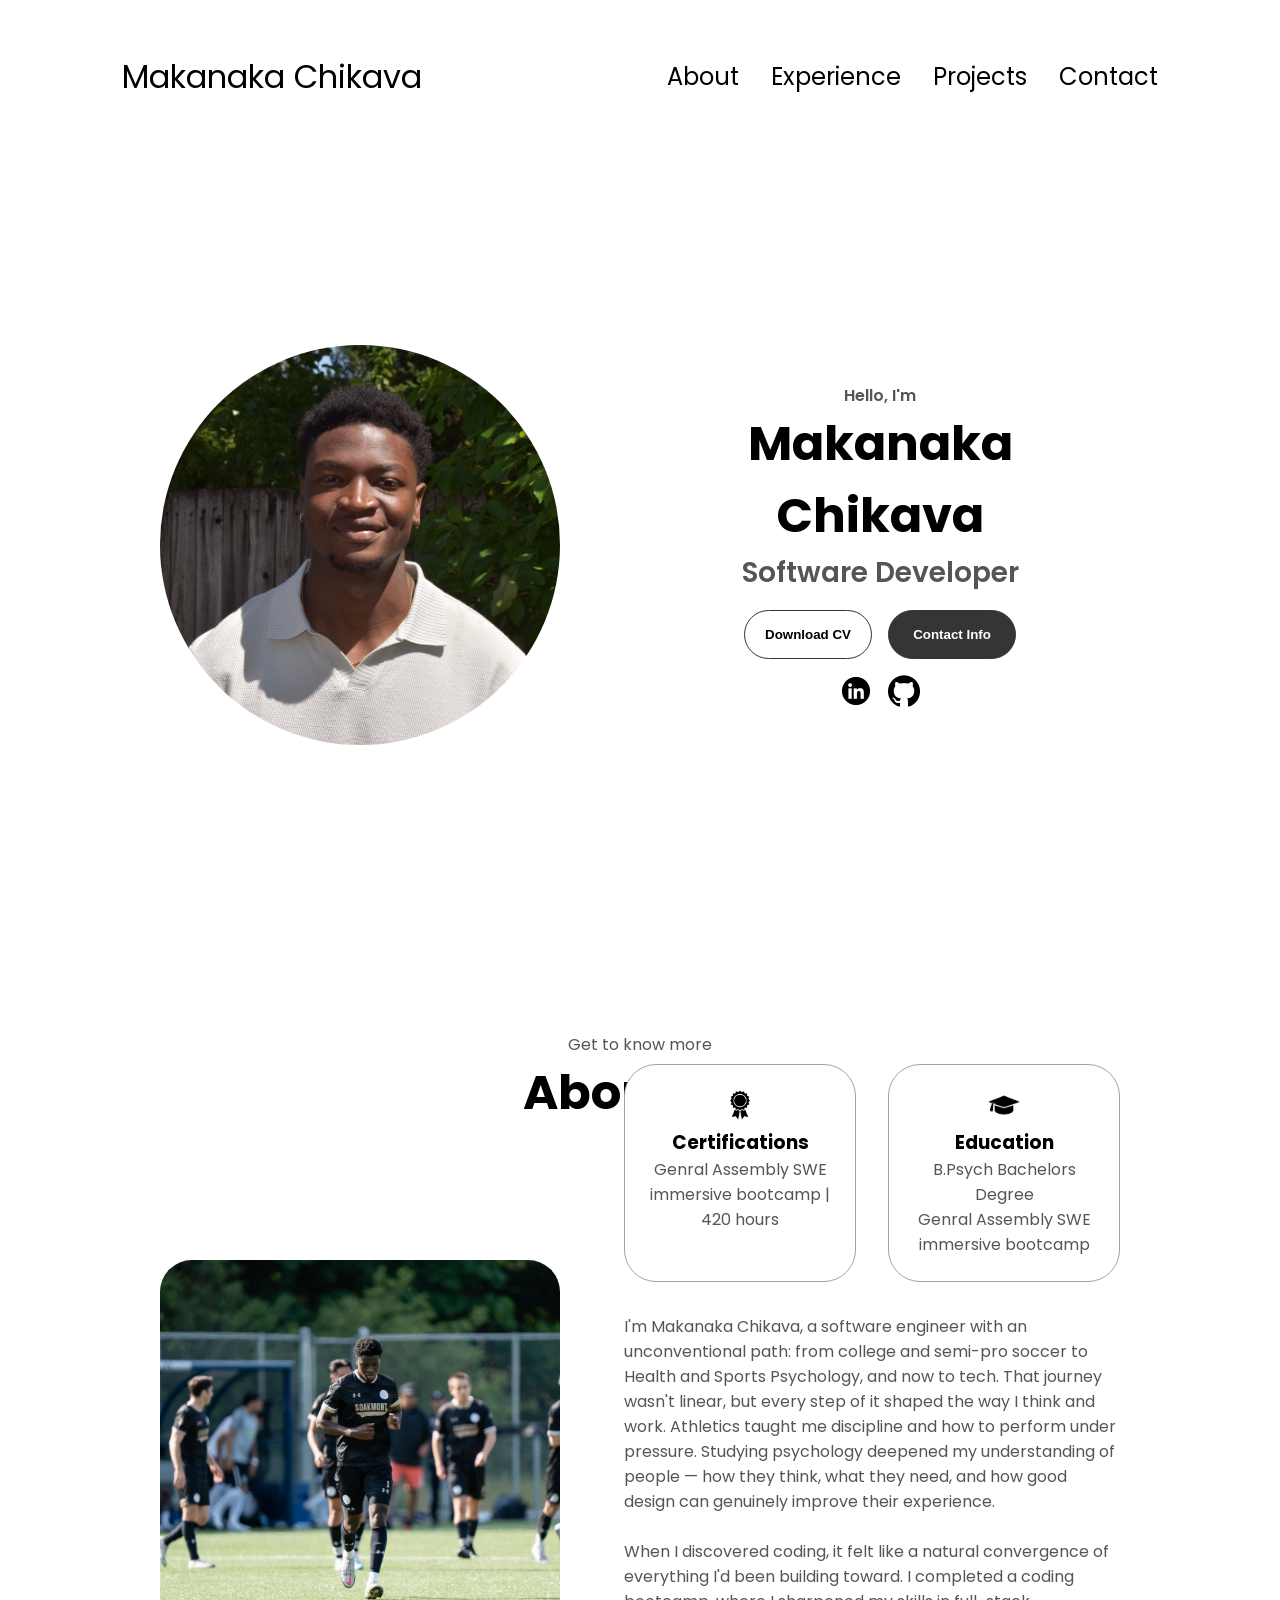
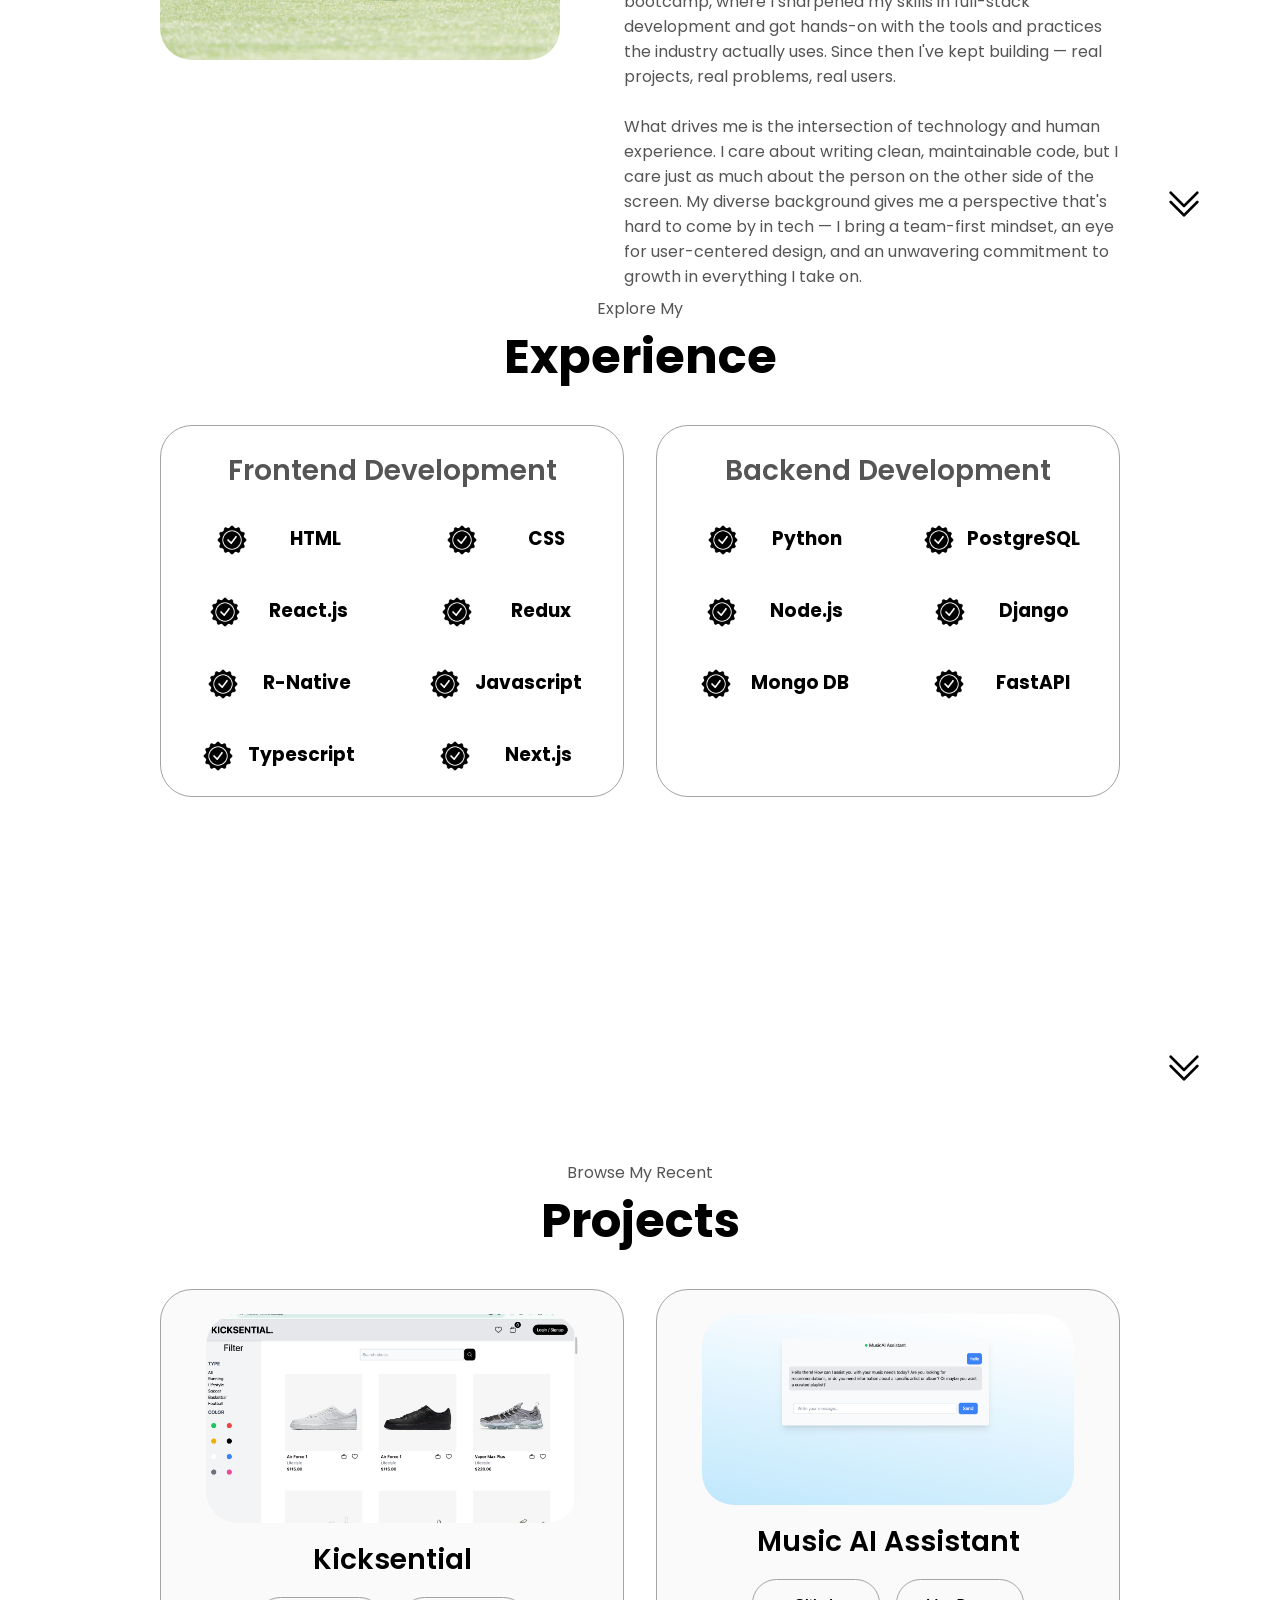
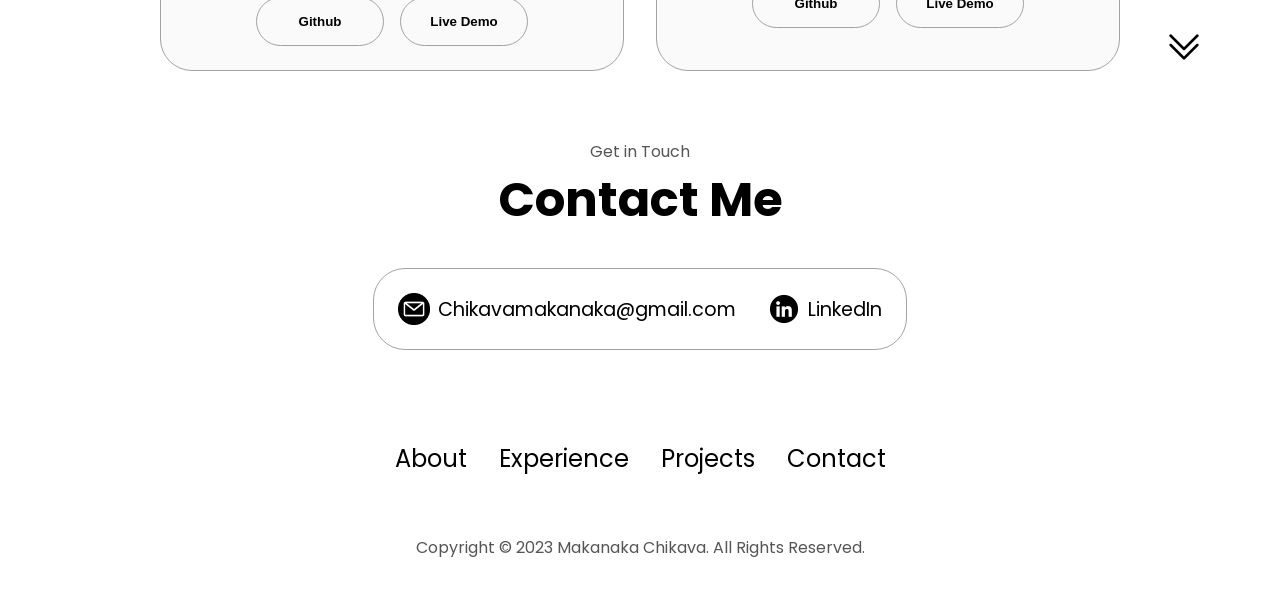
<file: index.html>
<!doctype html>
<html>
<head>
    <meta charset="UTF-8">
    <meta name="viewport" content="width=device-width, initial-scale=1.0">
    <title>Makanaka Chikava Portfolio</title>
    <link rel="icon" type="image/png" href="assets/makapic.jpeg">
    <link rel="stylesheet" href="style.css" />
    <link rel="stylesheet" href="mediaqueries.css" />
    
</head>
<body>
    <nav id="desktop-nav">
        <div class="logo">Makanaka Chikava</div>
        <div>
            <ul class="nav-links">
                <li><a href="#about">About</a></li>
                <li><a href="#experience">Experience</a></li>
                <li><a href="#projects">Projects</a></li>
                <li><a href="#contact">Contact</a></li>
            </ul>
        </div>
    </nav>
    <nav id="hamburger-nav">
        <div class="logo">Makanaka Chikava</div>
        <div class="hamburger-menu">
            <div class="hamburger-icon" onclick="toggleMenu()">
                <span></span>
                <span></span>
                <span></span>
            </div>
            <div class="menu-links">
                <li><a href="#about" onclick="toggleMenu()">About</a></li>
                <li><a href="#experience" onclick="toggleMenu()">Experience</a></li>
                <li><a href="#projects" onclick="toggleMenu()">Projects</a></li>
                <li><a href="#contact" onclick="toggleMenu()">Contact</a></li>
            </div>
        </div>
    </nav> 
    <section id="profile">
        <div class="section__pic-container">
            <img src="./assets/makapic.jpeg" alt="Makanaka Chikava profile picture" class="makapic"/>
        </div>
        <div class="section__text">
            <p class="section__text__p1">Hello, I'm</p>
            <h1 class="title">Makanaka Chikava</h1>
            <p class="section__text__p2">Software Developer</p>
            <div class="btn-container">
                <button class="btn btn-color-2" onclick="window.open('./assets/MakanakaChikava-Resume-v7.pdf')">
                    Download CV
                </button>
                <button class="btn btn-color-1" onclick="location.href='./#contact'">
                    Contact Info
                </button>
            </div>
            <div id="socials-container">
                <img 
                src="./assets/linkedIn.png" 
                alt="my linkedin profile" 
                class="icon" 
                onclick="location.href='https://www.linkedin.com/in/makanaka-chikava/'"
                />
                <img 
                src="./assets/github.png" 
                alt="my github profile" 
                class="icon" 
                onclick="location.href='https://github.com/MakaChikava'"
                />
            </div>
        </div>
    </section>
    <section id="about">
        <p class="section__text__p1">Get to know more</p>
        <h1 class="title">About Me</h1>
        <div class="section-container">
            <div class="section__pic-container">
                <img src="./assets/soccer.jpeg"
                    alt="profile-picture" 
                    class="about-pic"
                />
            </div>
            <div class="about-details-container">
                <div class="about-containers">
                    <div class="details-container">
                        <img 
                            src="./assets/experience-icon.jpeg"
                            alt="Certifications-icon"
                            class="icon"
                        />
                        <h3>Certifications</h3>
                        <p>Genral Assembly SWE immersive bootcamp | 420 hours</p>
                    </div>
                    <div class="details-container">
                        <img src="./assets/education-icon.png"
                            alt="Education-icon"
                            class="icon"
                        />
                        <h3>Education</h3>
                        <p>B.Psych Bachelors Degree <br /> Genral Assembly SWE immersive bootcamp</p>
                    </div>
                </div>
                <div class="text-container">
                    <p>
                        I'm Makanaka Chikava, a software engineer with an unconventional path: from college and semi-pro soccer to Health and Sports Psychology, and now to tech. That journey wasn't linear, but every step of it shaped the way I think and work. Athletics taught me discipline and how to perform under pressure. Studying psychology deepened my understanding of people — how they think, what they need, and how good design can genuinely improve their experience.
                        <br>
                        <br>
                        When I discovered coding, it felt like a natural convergence of everything I'd been building toward. I completed a coding bootcamp, where I sharpened my skills in full-stack development and got hands-on with the tools and practices the industry actually uses. Since then I've kept building — real projects, real problems, real users.
                        <br>
                        <br>
                        What drives me is the intersection of technology and human experience. I care about writing clean, maintainable code, but I care just as much about the person on the other side of the screen. My diverse background gives me a perspective that's hard to come by in tech — I bring a team-first mindset, an eye for user-centered design, and an unwavering commitment to growth in everything I take on.

                    </p>
                </div>
            </div>
        </div>
        <img src="./assets/double-arrow-down.png"
        alt="Arrow icon"
        class="icon arrow"
        onclick="location.href='./#experience'"
        />
    </section>
    <section id="experience">
        <p class="section__text__p1">Explore My</p>
        <h1 class="title">Experience</h1>
        <div class="experience-details-container">
            <div class="about-containers">
                <div class="details-container">
                    <h2 class="experience-sub-title">Frontend Development</h2>
                    <div class="article-container">
                        <article>
                            <img src="./assets/tick-badge.png" 
                            alt="Experience-icon"
                            class="icon"
                            />
                            <div>
                                <h3>HTML</h3>
                            </div>
                        </article>
                        <article>
                            <img src="./assets/tick-badge.png" 
                            alt="Experience-icon"
                            class="icon"
                            />
                            <div>
                                <h3>CSS</h3>
                            </div>
                        </article>
                        <article>
                            <img src="./assets/tick-badge.png" 
                            alt="Experience-icon"
                            class="icon"
                            />
                            <div>
                                <h3>React.js</h3>
                            </div>
                        </article>
                        <article>
                            <img src="./assets/tick-badge.png" 
                            alt="Experience-icon"
                            class="icon"
                            />
                            <div>
                                <h3>Redux</h3>
                            </div>
                        </article>
                        <article>
                            <img src="./assets/tick-badge.png" 
                            alt="Experience-icon"
                            class="icon"
                            />
                            <div>
                                <h3>R-Native</h3>
                            </div>
                        </article>
                        <article>
                            <img src="./assets/tick-badge.png" 
                            alt="Experience-icon"
                            class="icon"
                            />
                            <div>
                                <h3>Javascript</h3>
                            </div>
                        </article>
                        <article>
                            <img src="./assets/tick-badge.png" 
                            alt="Experience-icon"
                            class="icon"
                            />
                            <div>
                                <h3>Typescript</h3>
                            </div>
                        </article>
                        <article>
                            <img src="./assets/tick-badge.png" 
                            alt="Experience-icon"
                            class="icon"
                            />
                            <div>
                                <h3>Next.js</h3>
                            </div>
                        </article>
                    </div>
                </div>
                <div class="details-container">
                    <h2 class="experience-sub-title">Backend Development</h2>
                    <div class="article-container">
                        <article>
                            <img src="./assets/tick-badge.png" 
                            alt="Experience-icon"
                            class="icon"
                            />
                            <div>
                                <h3>Python</h3>
                            </div>
                        </article>
                        <article>
                            <img src="./assets/tick-badge.png" 
                            alt="Experience-icon"
                            class="icon"
                            />
                            <div>
                                <h3>PostgreSQL</h3>
                            </div>
                        </article>
                        <article>
                            <img src="./assets/tick-badge.png" 
                            alt="Experience-icon"
                            class="icon"
                            />
                            <div>
                                <h3>Node.js</h3>
                            </div>
                        </article>
                        <article>
                            <img src="./assets/tick-badge.png" 
                            alt="Experience-icon"
                            class="icon"
                            />
                            <div>
                                <h3>Django</h3>
                            </div>
                        </article>
                        <article>
                            <img src="./assets/tick-badge.png" 
                            alt="Experience-icon"
                            class="icon"
                            />
                            <div>
                                <h3>Mongo DB</h3>
                            </div>
                        </article>
                        <article>
                            <img src="./assets/tick-badge.png" 
                            alt="Experience-icon"
                            class="icon"
                            />
                            <div>
                                <h3>FastAPI</h3>
                            </div>
                        </article>
                    </div>
                </div>
            </div>
        </div>
        <img 
        src="./assets//double-arrow-down.png" 
        alt="Arrow icon"
        class="icon arrow"
        onclick="location.href='./#projects'"
        />
    </section>
    <section id="projects">
        <p class="section__text__p1">Browse My Recent</p>
        <h1 class="title">Projects</h1>
        <div class="experience-details-container">
            <div class="about-containers">
                <div class="details-container color-container">
                    <div class="article-container">
                        <img 
                        src="./assets/kicksential.png" 
                        alt="project1"
                        class="project-img"
                        />
                    </div>
                    <h2 class="experience-sub-title project-title">Kicksential</h2>
                    <div class="btn-container">
                        <button 
                        class="btn btn-color-2 project-btn" 
                        onclick="location.href='https://github.com/MakaChikava/E-commerce'"
                        >
                            Github
                        </button>
                        <button 
                        class="btn btn-color-2 project-btn" 
                        onclick="location.href='https://Kicksential.vercel.app'"
                        >
                            Live Demo
                        </button>
                    </div>
            </div>
            <div class="details-container color-container">
                <div class="article-container">
                    <img 
                    src="./assets/MusicAI-Assistant1.png" 
                    alt="project1"
                    class="project-img"
                    />
                </div>
                <h2 class="experience-sub-title project-title">Music AI Assistant</h2>
                <div class="btn-container">
                    <button 
                    class="btn btn-color-2 project-btn" 
                    onclick="location.href='https://github.com/MakaChikava/musicAI_assistant'"
                    >
                        Github
                    </button>
                    <button 
                    class="btn btn-color-2 project-btn" 
                    onclick="location.href='https://music-assistant.vercel.app'"
                    >
                        Live Demo
                    </button>
                </div>
        </div>
            <!-- <div class="details-container color-container">
                    <div class="article-container">
                        <img 
                        src="./assets/climatChange.png" 
                        alt="project3"
                        class="project-img"
                        />
                    </div>
                    <h2 class="experience-sub-title project-title">Cli-Mate Change</h2>
                    <div class="btn-container">
                        <button 
                        class="btn btn-color-2 project-btn" 
                        onclick="location.href='https://github.com/MakaChikava/travel_frontend'"
                        >
                            Github
                        </button>
                        <button 
                        class="btn btn-color-2 project-btn" 
                        onclick="location.href='https://climatechange-navy.vercel.app/'"
                        >
                            Live Demo
                        </button>
                    </div>
            </div> -->
        </div>
    </div>
        <img 
        src="./assets/double-arrow-down.png" 
        alt="Arrow Icon"
        class="icon arrow"
        onclick="location.href='./#contact'">
    </section>
    <section id="contact">
        <p class="section__text__p1">Get in Touch</p>
        <h1 class="title">Contact Me</h1>
        <div class="contact-info-upper-container">
            <div class="contact-info-container">
                <img 
                src="./assets/email-icon.png" 
                alt="Email-icon"
                class="icon contact-icon email-icon"
                />
                <p><a href="mailto:chikavamakanaka@gmail.com">Chikavamakanaka@gmail.com</a></p>
            </div>
            <div class="contact-info-container">
                <img 
                src="./assets/linkedIn.png" 
                alt="linkedIn-icon"
                class="icon contact-icon"
                />
                <p><a href="https://www.linkedin.com/in/makanaka-chikava/">LinkedIn</a></p>
            </div>
        </div>
    </section>
    <footer>
        <nav>
            <div class="nav-links-container">
                <ul class="nav-links">
                    <li><a href="#about">About</a></li>
                    <li><a href="#experience">Experience</a></li>
                    <li><a href="#projects">Projects</a></li>
                    <li><a href="#contact">Contact</a></li>
                </ul>
            </div>
        </nav>
        <p>Copyright &#169; 2023 Makanaka Chikava. All Rights Reserved.</p>
    </footer>
    <script src="script.js"></script>
</body>
</html>
</file>
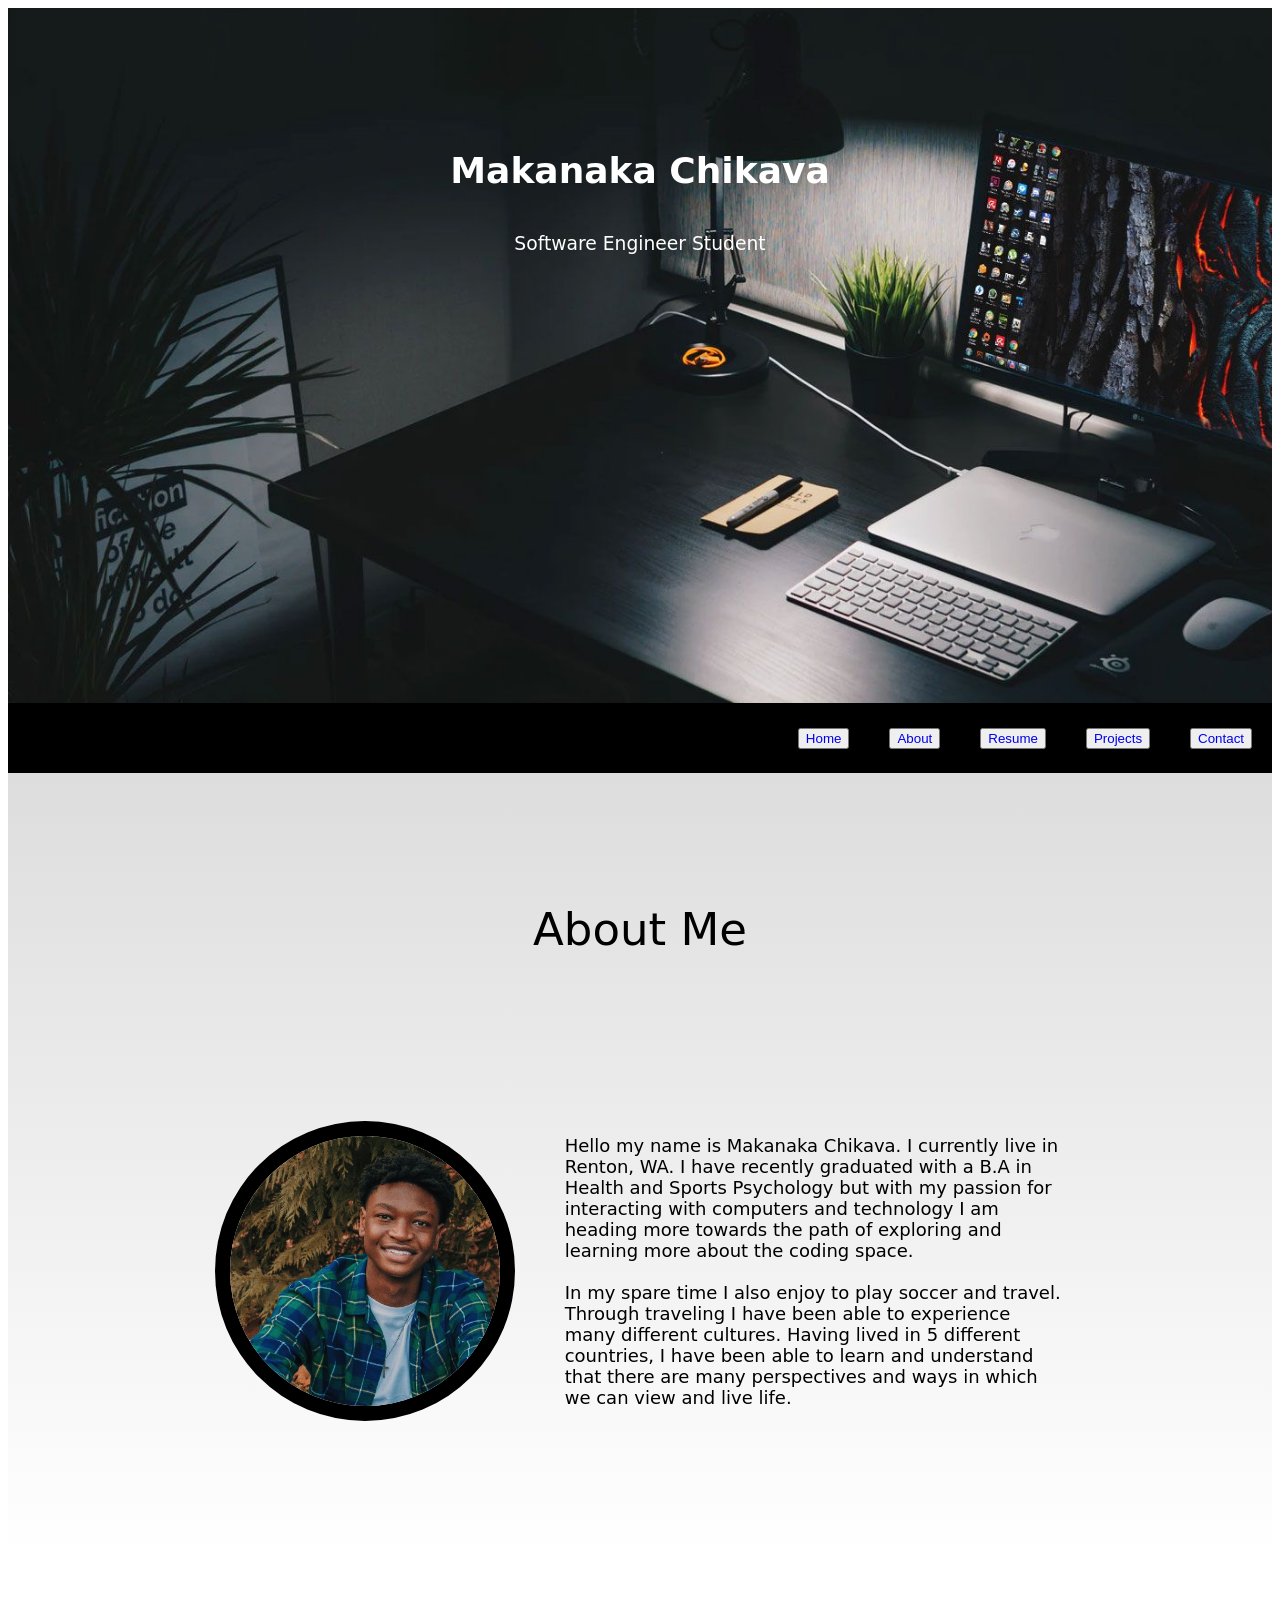
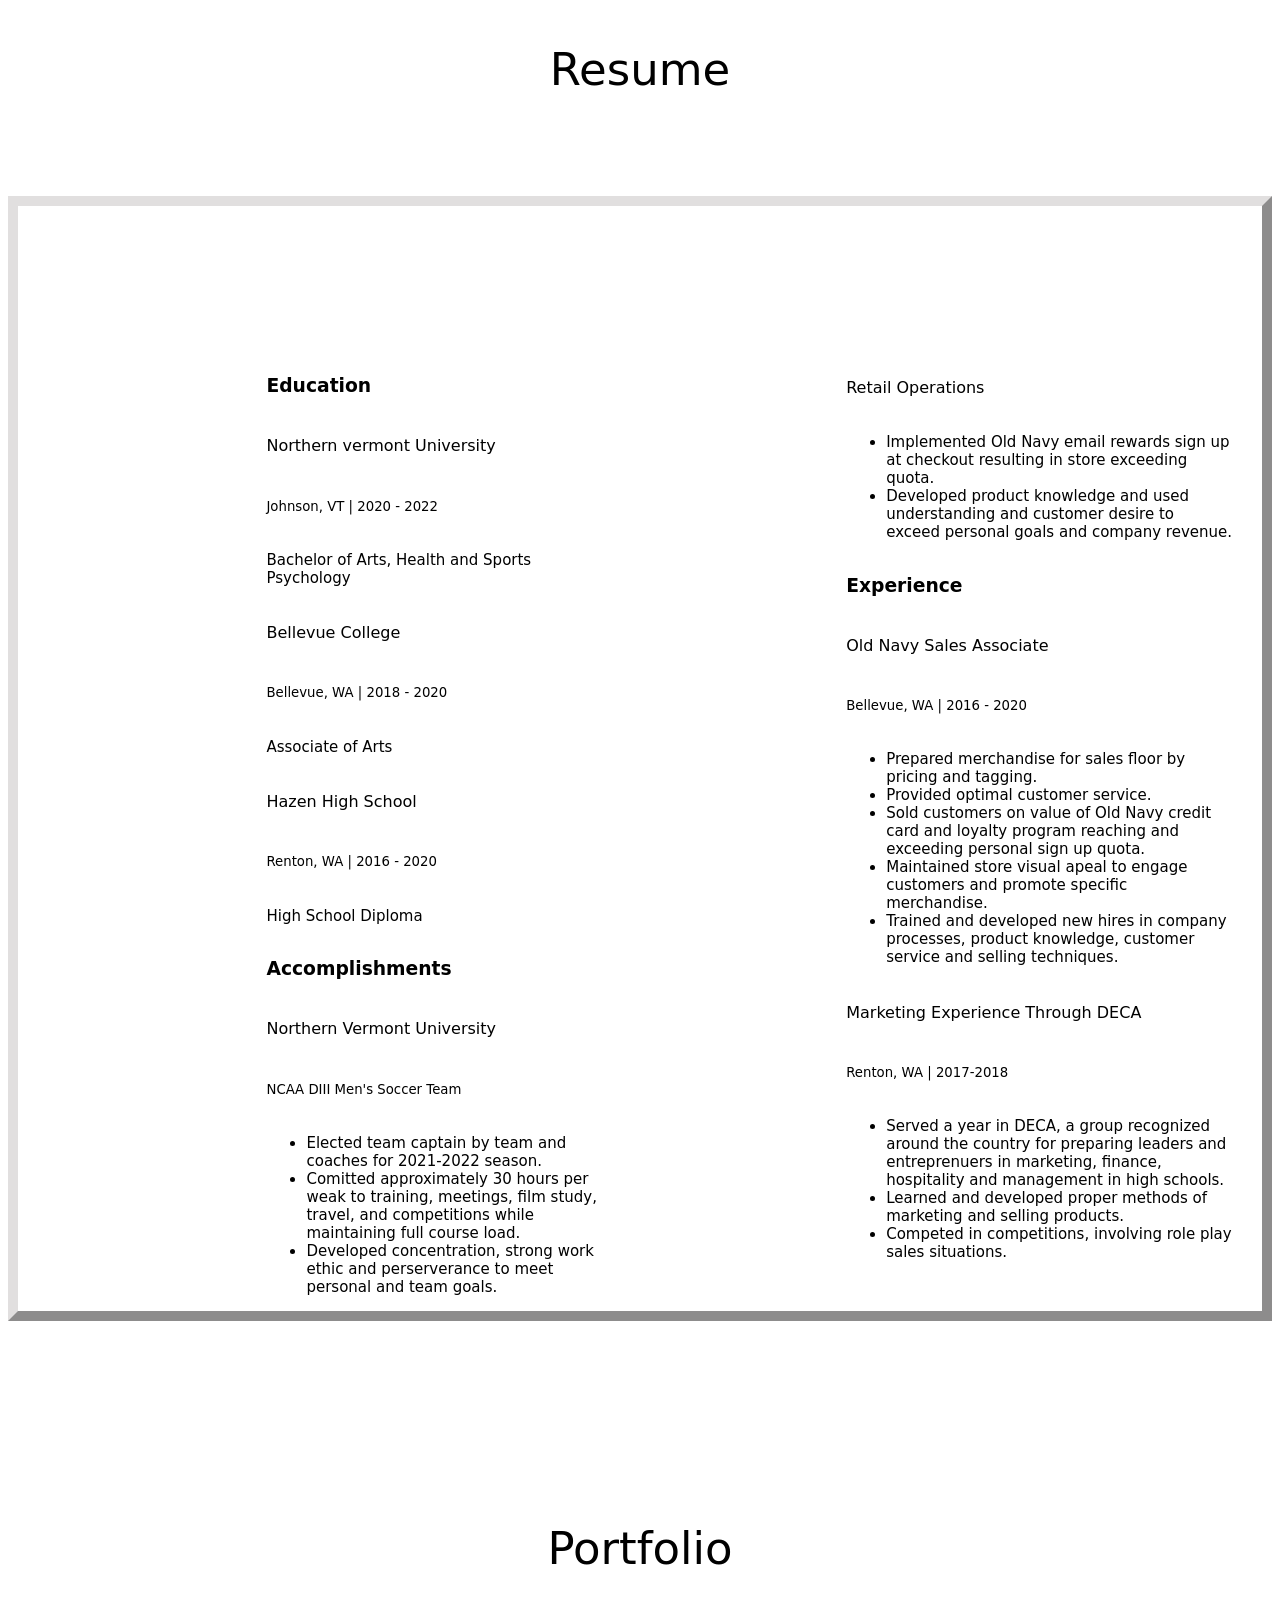
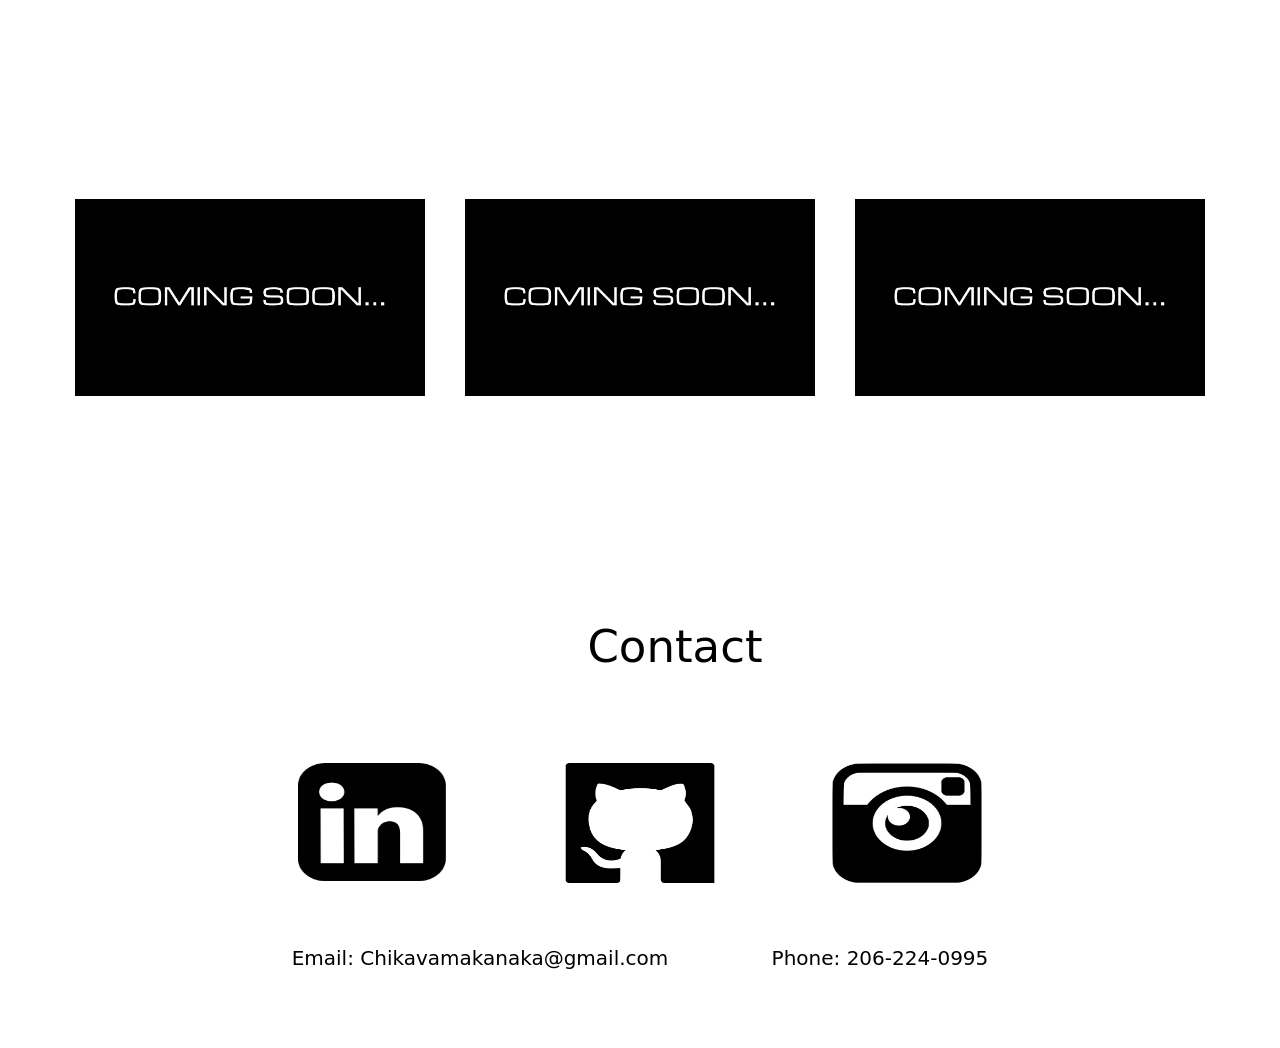
<file: web_app/index.html>
<!DOCTYPE html>
<html lang="en">
<head>
    <meta charset="UTF-8">
    <meta http-equiv="X-UA-Compatible" content="IE=edge">
    <meta name="viewport" content="width=device-width, initial-scale=1.0">
    <link rel="stylesheet" href="style.css">
    <link rel = "stylesheet" href = "https://www.w3schools.com/lib/w3.css">
    <script
    src="https://code.jquery.com/jquery-3.2.1.min.js"
    integrity="sha256-hwg4gsxgFZhOsEEamdOYGBf13FyQuiTwlAQgxVSNgt4="
    crossorigin="anonymous"></script>
    <script src="app.js"></script>
    <title>Maka's Portfolio</title>
</head>
<body>



<div id="home-container">
  
    <div class="title-container">
        <h1>Makanaka Chikava</h1>
        <h3>Software Engineer Student</h3>
    </div>

    <div id="nav-container">
        <nav class = "nav">

            <ul id="nav-ul">
                <li class="nav-links"><button class="w3-button w3-black"><a href="#home-container">Home</a></li></button>
                <li class="nav-links"><button class="w3-button w3-black"><a href="#aboutme-container">About</a></li></button>
                <li class="nav-links"><button class="w3-button w3-black"><a href="#resume-container">Resume</a></li></button>
                <li class="nav-links"><button class="w3-button w3-black"><a href="#portfolio-container">Projects</a></li></button>
                <li class="nav-links"><button class="w3-button w3-black"><a href="#socials-container">Contact</a></li></button>
            </ul>

        </nav>
    </div>


</div>


<div id="aboutme-container">

    <div id="aboutme-header">
        <h1>About Me</h1>
    </div>


    <div id="aboutmeinfo-container">

        <div class="aboutme-image">
            <img src="AboutMePic.jpg" alt="AboutMePic" class="me-img">
        </div>

        <div class="aboutme-text">
            <h4>Hello my name is Makanaka Chikava. I currently live in Renton, WA. I have recently graduated with a B.A in Health and Sports Psychology but with my passion for interacting with computers and technology I am heading more towards the path of exploring and learning more about the coding space.
            <br>
            <br>
            In my spare time I also enjoy to play soccer and travel. Through traveling I have been able to experience many different cultures. Having lived in 5 different countries, I have been able to learn and understand that there are many perspectives and ways in which we can view and live life.</h4>
        </div>
    </div>


</div>

<br>
<br>


<div id="resume-container">


    <div id="resume-header">
        <h1>Resume</h1>
    </div>
    <div class="resumecontent">
    <div class="resumeborder">
            <div class="bothcolumns">
                <div class="left-column">
                    <div class="education-section">
                        <h3>Education</h3>

                            <h4>Northern vermont University</h4>
                            <h5>Johnson, VT | 2020 - 2022</h5>
                                <p>Bachelor of Arts, Health and Sports Psychology</p>

                            <h4>Bellevue College</h4>
                            <h5>Bellevue, WA | 2018 - 2020</h5>
                                <p>Associate of Arts</p>

                            <h4>Hazen High School</h4>
                            <h5>Renton, WA | 2016 - 2020</h5>
                                <p>High School Diploma</p>
                    </div>



                    <div class="accomplishments-section">
                        <h3>Accomplishments</h3>
                            <h4>Northern Vermont University</h4>
                            <h5>NCAA DIII Men's Soccer Team</h5>
                                <ul>
                                    <li>Elected team captain by team and coaches for 2021-2022 season.</li>
                                    <li>Comitted approximately 30 hours per weak to training, meetings, film study, travel, and competitions while maintaining full course load. </li>
                                    <li>Developed concentration, strong work ethic and perserverance to meet personal and team goals.</li>
                                </ul>
                    </div>
                </div>
            </div>





        <div class="right-column">
            <div class="retail-section">
                <h4>Retail Operations</h4>
                    <ul>
                        <li>Implemented Old Navy  email rewards sign up at checkout resulting in store exceeding quota.</li>
                        <li>Developed product knowledge and used understanding and customer desire to exceed personal goals and company revenue.</li>
                    </ul>
            </div>


            <div class="experience-section">
                <h3>Experience</h3>

                    <h4>Old Navy Sales Associate</h4>
                    <h5>Bellevue, WA | 2016 - 2020</h5>
                        <ul>
                            <li>Prepared merchandise for sales floor by pricing and tagging.</li>
                            <li>Provided optimal customer service.</li>
                            <li>Sold customers on value of Old Navy credit card and loyalty program reaching and exceeding personal sign up quota.</li>
                            <li>Maintained store visual apeal to engage customers and promote specific merchandise.</li>
                            <li>Trained and developed new hires in company processes, product knowledge, customer service and selling techniques.</li>
                        </ul>
                
                    <h4>Marketing Experience Through DECA</h4>
                    <h5>Renton, WA | 2017-2018</h5>
                        <ul>
                            <li>Served a year in DECA, a group recognized around the country for preparing leaders and entreprenuers in marketing, finance, hospitality and management in high schools.</li>
                            <li>Learned and developed proper methods of marketing and selling products.</li>
                            <li>Competed in competitions, involving role play sales situations.</li>
                        </ul>
            </div>
        </div>
    </div>
    </div>
</div>



<div id="portfolio-container">

    <div id="portfolio-header">
        <h1>Portfolio</h1>
    </div>

    <div class="portfolioimage-container">


        <div class="comingsooncontainer">
            <img src="coming-soon.jpeg" alt="coming soon" class="soon-img">

                <div class="overlay overlayfade">
                    <div class="text">Coming soon</div>
                </div>

        </div>

        <div class="comingsooncontainer">
            <img src="coming-soon.jpeg" alt="coming soon" class="soon-img">
            <div class="overlay overlayfade">
                <div class="text">Coming soon</div>
            </div>
        </div>

        <div class="comingsooncontainer">
            <img src="coming-soon.jpeg" alt="coming soon" class="soon-img">
            <div class="overlay overlayfade">
                <div class="text">Coming soon</div>
            </div>
        </div>


    </div>


</div>



<div id="socials-container">
    <div id="contact-header">
        <h1>Contact</h1>
    </div>

    <div class="contactimgs-container">
        <div class="contact-imgs">

            
                <a href="www.linkedin.com/in/makanaka-chikava/"><img class="linkedin" src="linkedin-logo.png" alt="LinkedIn"></a>
            

            
                <a href="https://github.com/MakaChikava"><img class="github" src="github-logo.png" alt="GitHub"></a>
            

            
                <a href="https://www.instagram.com/maka_chikava/"><img class="insta" src="insta-logo.png" alt="Insta"></a>
        </div>
    </div>

</div>

<div id="contact-container">

    <div class="contactinfo-container">
        <div class="contact-info">
            <h4 class="email">Email: Chikavamakanaka@gmail.com</h4>
            <h4>Phone: 206-224-0995</h4>
        </div>
    </div>
</div>




</body>
</html>
</file>
<file: style.css>
/* GENERAL */

@import url('https://fonts.googleapis.com/css2?family=Poppins:wght@300;400;500;600&display=swap');


* {
    margin: 0;
    padding: 0;
}

body {
    font-family: 'Poppins', sans-serif;
}

html{
    scroll-behavior: smooth;
}

p{
    color: rgb(85, 85, 85);
}

/* TRANSITION */

a, .btn{
    transition: all 300ms ease;
}

/* DESKTOP NAVIGATION */

nav, .nav-links{
    display: flex;
}

nav {
    justify-content: space-around;
    align-items: center;
    height: 17vh;
}

.nav-links{
    gap: 2rem;
    list-style: none;
    font-size: 1.5rem;
}

a{
    color: black;
    text-decoration: none;
    text-decoration-color: white;

}

a:hover{
    color: grey;
    text-decoration: underline;
    text-underline-offset:1rem;
    text-decoration-color: rgb(181, 181, 181);
}

.logo{
    font-size: 2rem;
}
.logo:hover{
    cursor: default;
}

/* HAMBURGER MENU */
#hamburger-nav{
    display: none;
}
.hamburger-menu{
    position: relative;
    display: inline-block;
}
.hamburger-icon{
    display: flex;
    flex-direction: column;
    justify-content: space-between;
    height: 24px;
    width: 30px;
    cursor: pointer;
}

.hamburger-icon span{
    width: 100%;
    height: 2px;
    background-color: black;
    transition: all 0.3 ease-in-out;
}

.menu-links{
    position: absolute;
    top: 100%;
    right: 0;
    background-color: white;
    width: fit-content;
    max-height: 0;
    overflow: hidden;
    transition: all 0.3 ease-in-out;
}

.menu-links a{
    display: block;
    padding: 10px;
    text-align: center;
    font-size: 1.5rem;
    color: black;
    text-decoration: none;
    transition: all 0.3 ease-in-out;
}

.menu-links li{
    list-style: none;
}

.menu-links.open{
    max-height: 300px;
}

.hamburger-icon.open span:first-child{
    transform: rotate(45deg) translate(10px, 5px);
}

.hamburger-icon.open span:nth-child(2){
    opacity: 0;
}

.hamburger-icon.open span:last-child{
    transform: rotate(-45deg) translate(10px, -5px);
}

.hamburger-icon span :first-child{
    transform: none;
}

.hamburger-icon span :first-child{
    opacity: 1;
}

.hamburger-icon span :first-child{
    transform: none;
}

/* SECTIONS */

section{
    padding-top: 4vh;
    height: 96vh;
    margin: 0 10rem;
    box-sizing: border-box;
    min-height: fit-content;
}

.section-container{
    display: flex;
}

/* PROFILE SECTION */

#profile{
    display: flex;
    justify-content: center;
    gap: 5rem;
    height: 80vh;
}

.section__pic-container{
    display: flex;
    height: 400px;
    width: 400px;
    margin: auto 0;

}

.makapic{
    border-radius: 50%;
}

.section__text{
    align-self: center;
    text-align: center;

}

.section__text p{
    font-weight: 600;

}

.section__text__p1{
    text-align: center;

}

.section__text__p2{
    font-size: 1.75rem;
    margin-bottom: 1rem;
}

.title{
    font-size: 3rem;
    text-align: center;
}

#socials-container {
    display: flex;
    justify-content: center;
    margin-top: 1rem;
    gap: 1rem;
}

/* icons */

.icon{
    cursor: pointer;
    height: 2rem;
}

/* buttons */
.btn-container {
    display: flex;
    justify-content: center;
    gap: 1rem;
}
.btn{
    font-weight: 600;
    transition: all 300ms ease;
    padding: 1rem;
    width: 8rem;
    border-radius: 2rem;
}
.btn-color-1, .btn-color-2{
    border: rgb(53, 53, 53) 0.1rem solid;
}
.btn-color-1:hover,
.btn-color-2:hover{
    cursor: pointer;
}

.btn-color-1,
.btn-color-2:hover{
    background: rgb(53, 53, 53);
    color: white;
}

.btn-color-1:hover{
    background: rgb(0, 0, 0);
}

.btn-color-2{
    background: none;
}

.btn-color-2:hover{
    border: rgb(255, 255, 255);
}

.btn-container{
    gap: 1remn;
}

/* ABOUT SECTION */

#about{
    position: relative;
}

.about-containers{
    gap: 2rem;
    margin-bottom: 2rem;
    margin-top: 2rem;
}

.about-details-container{
    justify-content: center;
    flex-direction: column;
}

.about-containers,
.about-details-container{
    display: flex;
}

.about-pic{
    border-radius: 2rem;

}

.arrow{
    position: absolute;
    right: -5rem;
    bottom: 2.5rem;
}

.details-container {
    padding: 1.5rem;
    flex: 1;
    background: white;
    border-radius: 2rem;
    border: rgb(53, 53, 53) 0.1rem solid;
    border-color: rgb(163, 163, 163);
    text-align: center;
}

.section-container{
    gap: 4rem;
    height: 80%;
}

.section__pic-container{
    height: 400px;
    width: 400px;
    margin: auto 0;
}

/* EXPERIENCE */

#experience{
    position: relative;
}

.experience-sub-title{
    color: rgb(85, 85, 85);
    font-weight: 600;
    font-size: 1.75rem;
    margin-bottom: 2rem;
}

.experience-details-container{
    display: flex;
    justify-content: center;
    flex-direction: column;
}

.article-container{
    display: flex;
    text-align: initial;
    flex-wrap: wrap;
    flex-direction: row;
    gap: 2.5rem;
    justify-content: space-around;
}

article{
    display: flex;
    width: 10rem;
    justify-content: space-around;
    gap: 0.5rem;
}

article .icon{
    cursor: default;
}

/* PROJECTS */

#projects{
    position: relative;
}

.color-container{
    border-color: rgb(163, 163, 163);
    background: rgb(250, 250, 250);
}

.project-img{
    border-radius: 2rem;
    width: 90%;
    height: 90%;
}

.project-title{
    margin: 1rem;
    color: black;
}

.project-btn{
    color: black;
    border-color: rgb(163, 163, 163);
}

/* CONTACT */

#contact{
    display: flex;
    justify-content: center;
    flex-direction: column;
    height: 70vh;
}

.contact-info-upper-container{
    display: flex;
    justify-content: center;
    border-radius: 2rem;
    border: rgb(53, 53, 53) 0.1rem solid;
    border-color: rgb(163, 163, 163);
    background: (250, 250, 250);
    margin: 2rem auto;
    padding: 0.5rem;
}

.contact-info-container{
    display: flex;
    align-items: center;
    justify-content: center;
    gap: 0.5rem;
    margin: 1rem;
}

.contact-info-container p{
    font-size: larger;
}

.contact-icon{
    cursor: default;
    height: 2rem;
}

/* FOOTER */
footer{
    height: 26vh;
    margin: 0 1rem;
}

footer p{
    text-align: center;
}

/* QUERIES */
</file>
<file: mediaqueries.css>
@media screen and (max-width: 1400px) {
#profile {
    height: 83vh;
    margin-bottom: 6rem;
}
.about-containers {
    flex-wrap: wrap;
}
#contact,
#projects {
    height: fit-content;
}
}

@media screen and (max-width: 1200px) {
#desktop-nav {
    display: none;
}
#hamburger-nav {
    display: flex;
}
#experience,
.experience-details-container {
    margin-top: 2rem;
}
#profile,
.section-container {
    display: block;
}
.arrow {
    display: none;
}
section,
.section-container {
    height: fit-content;
}
section {
    margin: 0 5%;
}
.section__pic-container {
    width: 275px;
    height: 275px;
    margin: 0 auto 2rem;
}
.about-containers {
    margin-top: 0;
}
}

@media screen and (max-width: 600px) {
#contact,
footer {
    height: 40vh;
}
#profile {
    height: 83vh;
    margin-bottom: 0;
}
article {
    font-size: 1rem;
}
footer nav {
    height: fit-content;
    margin-bottom: 2rem;
}
.about-containers,
.contact-info-upper-container,
.btn-container {
    flex-wrap: wrap;
}
.contact-info-container {
    margin: 0;
}
.contact-info-container p,
.nav-links li a {
    font-size: 1rem;
}
.experience-sub-title {
    font-size: 1.25rem;
}
.logo {
    font-size: 1.5rem;
}
.nav-links {
    flex-direction: column;
    gap: 0.5rem;
    text-align: center;
}
.section__pic-container {
    width: auto;
    height: 46vw;
    justify-content: center;
}
.section__text__p2 {
    font-size: 1.25rem;
}
.title {
    font-size: 2rem;
}
.text-container {
    text-align: justify;
}
}
</file>
<file: web_app/style.css>
@media only screen and (max-width: 900px) {
    


    #home-container {
        background-image: url('wallpaper4.jpeg');
        background-size:cover;
        background-position:right;
        display: flex;
        flex-direction: column;
        flex-wrap: wrap;
        height: 70vh;
        width: 100%;
        
    }
    
    #nav-container {
        display: flex;
        align-items: end;
        width: 100%;
        height: 50%;
      
    }
    
    .nav {
        display: flex;
        justify-content: center;
        align-items: center;
        height: fit-content;
        background-color: black;
        width: 100%;
        height: 50px;
        position: -webkit-sticky;
    }
    
    #nav-ul {
        
        display: flex;
        flex-direction: row;
        justify-content: end;
        width: 100%;
        
    }
    
    .nav-links{
        list-style-type: none;
       
    }
    
    a:link {
        text-decoration: none;
    }
    
    .title-container {
        display: flex;
        flex-direction: column;
        justify-content: center;
        align-items: center;
        height: 50%;
        
    }
    
    .title-container h1 {
        color: white;
        font-family: system-ui, -apple-system, BlinkMacSystemFont, 'Segoe UI', Roboto, Oxygen, Ubuntu, Cantarell, 'Open Sans', 'Helvetica Neue', sans-serif;
        font-weight: 600;
        font-size: 15px;
        
    }
    
    .title-container h3 {
        color: white;
        font-family: system-ui, -apple-system, BlinkMacSystemFont, 'Segoe UI', Roboto, Oxygen, Ubuntu, Cantarell, 'Open Sans', 'Helvetica Neue', sans-serif;
        font-weight: 280;
        font-size: 10px;
    }
    
    
    /* /////////////////////////////////////////////////////// */
    
    
    
    
    #aboutme-container {
        background-image: linear-gradient(rgb(221, 221, 221), white
        );
        display: flex;
        flex-direction: column;
        width: 100%;
        height: 87vh;
        
    }
    
    #aboutme-header {
        display: flex;
        justify-content: center;
        margin-top: 10px;
    }
    
    #aboutmeinfo-container {
        display: flex;
        flex-direction: column;
        justify-content: center;
        align-items: center;
        height: 70vh;
    }
    
    .aboutme-image {
        display: flex;
        justify-content: center;
        height: 25%;
        width: 100%;
    }
    .me-img {
    border-radius: 50%;
    border: 8px solid black
    }
    
    .aboutme-text {
        display: flex;
        flex-direction: column;
        width: 100%;
        margin-top: 40px;
    }
    
    /* //////////////////////////////////////////////////////////// */
    
    #resume-container {
        flex-direction: column;
        justify-content: center;
        width: 100%;
        height: 70vh;
        }
    
    
    
    
    #resume-header {
    display: flex;
    justify-content: center;
    }
    .resumecontent {
        display: flex;
        justify-content: center;
        margin-top: 30px;
    }
    .resumeborder {
        display: flex;
        flex-direction: column;
        justify-content: center;
        width: 40vh;
        border: 10px outset rgb(225, 223, 223);
    }
    .bothcolumns {
        display: flex;
        flex-direction: row;
        justify-content: center;
        margin-top: 150px;
        
    }
    
    .left-column {
        display: flex;
        flex-direction: column;
        justify-content: center;
       
    }
    
    .right-column {
        display: flex;
        flex-direction: column;
        justify-content: center;
     
    }
    
    
    
    .education-section {
    display: flex;
    flex-direction: column;
    justify-content: center;
    }
    
    
    .accomplishments-section {
        display: flex;
        flex-direction: column;
        justify-content: center;
    }
    
    
    .retail-section {
        display: flex;
        flex-direction: column;
        justify-content: center;
    }
    
    
    .experience-section {
        display: flex;
        flex-direction: column;
        justify-content: center;
    }
    
    /* //////////////////////////////////////////// */
    
    #portfolio-container {
        display: flex;
        width: 100%;
        height: 100vh;
        flex-direction: column;
        margin-top: 100vh;
    }
    
    #portfolio-header {
        display: flex;
        justify-content: center;
        margin-top: 60px;
    }
    
    .portfolioimage-container {
        display: flex;
        flex-direction: column;
        justify-content: center;
        height: 80vh;
        align-items: center;
    }
    
    .soon-img {
        width: 300px;
        margin: 20px;
    }
    
    /* /////////////////////////////////// */
    
    #socials-container {
        display: flex;
        width: 100%;
        height: 70vh;
        flex-direction: column;
    }
    
    #contact-header {
        display: flex;
        justify-content: center;
        
    }
    .contactimgs-container {
        display: flex;
        justify-content: center;
        height: 80vh;
    }
    .contact-imgs {
        display: flex;
        flex-direction: column;
        justify-content: space-around;
        width: 150px;
    }
    
    
    
    #contact-container {
        display: flex;
        width: 100%;
        height: 20vh;
        flex-direction: column;
       
    }
    
    .contactinfo-container {
        display: flex;
        justify-content: center;
        height: 60vh;
    
    }
    .contact-info {
        display: flex;
        flex-direction: column;
        justify-content: center;
        width: 800px;
        justify-content: space-around;
        margin-top: 20px;
    }
    
    
    /* //////////////////////////////////////////// */
    
    
    /* .sticky {
        position:fixed;
        width: 100%;
        left: 0;
        top: 0;
        z-index: 100;
        border-top: 0;
       
    }
    
    
    /* /////////////////////////////// */
    
    
    /* .comingsooncontainer {
        display: flex;
        height: fit-content;
        width: fit-content;
        position: relative;
        
    }
    
    .overlay {
        display: flex;
        position: absolute;
        transition: all .3s ease;
        opacity: 0;
        background-color: ghostwhite;
    }
    .comingsooncontainer:hover .overlay {
        opacity: 0.7;
    }
    
    
    .text {
        color: black;
        font-family: system-ui, -apple-system, BlinkMacSystemFont, 'Segoe UI', Roboto, Oxygen, Ubuntu, Cantarell, 'Open Sans', 'Helvetica Neue', sans-serif;
        position: absolute;
        top: 50%;
        left: 50%;
        transform: translate(-50%, -50%);
        font-size: 30px;
    }
    
    .overlayfade {
        height: 100%;
        width: 100%;
        top: 0;
        left: 0;
        background-color: ghostwhite;
    }
    
    .comingsooncontainer:hover .overlaybottom {
        width: 100%;
    } */
    
    
      /* ////////////////////////// */
      
      
      /* #aboutme-header h1 {
        font-family: system-ui, -apple-system, BlinkMacSystemFont, 'Segoe UI', Roboto, Oxygen, Ubuntu, Cantarell, 'Open Sans', 'Helvetica Neue', sans-serif;
        font-size: 45px;
        font-weight: 500;
      }
      .aboutme-text h4 {
        font-family: system-ui, -apple-system, BlinkMacSystemFont, 'Segoe UI', Roboto, Oxygen, Ubuntu, Cantarell, 'Open Sans', 'Helvetica Neue', sans-serif;
        font-size: 18px;
        font-weight: 250;
      }
    
    
    
    
    
    
    
      #resume-header h1 {
        font-family: system-ui, -apple-system, BlinkMacSystemFont, 'Segoe UI', Roboto, Oxygen, Ubuntu, Cantarell, 'Open Sans', 'Helvetica Neue', sans-serif;
        font-size: 45px;
        font-weight: 500;
      }
      .left-column h3 {
        font-family: system-ui, -apple-system, BlinkMacSystemFont, 'Segoe UI', Roboto, Oxygen, Ubuntu, Cantarell, 'Open Sans', 'Helvetica Neue', sans-serif;
        font-weight: 700;
      }
    .left-column h4 {
        font-family: system-ui, -apple-system, BlinkMacSystemFont, 'Segoe UI', Roboto, Oxygen, Ubuntu, Cantarell, 'Open Sans', 'Helvetica Neue', sans-serif;
        font-weight: 500;
    }
    .left-column h5 {
        font-family: system-ui, -apple-system, BlinkMacSystemFont, 'Segoe UI', Roboto, Oxygen, Ubuntu, Cantarell, 'Open Sans', 'Helvetica Neue', sans-serif;
        font-weight: 500;
    }
    .left-column p {
        font-family: system-ui, -apple-system, BlinkMacSystemFont, 'Segoe UI', Roboto, Oxygen, Ubuntu, Cantarell, 'Open Sans', 'Helvetica Neue', sans-serif;
        font-size: 15px;
        font-weight: 250;
    }
    .left-column ul {
        font-family: system-ui, -apple-system, BlinkMacSystemFont, 'Segoe UI', Roboto, Oxygen, Ubuntu, Cantarell, 'Open Sans', 'Helvetica Neue', sans-serif;
        font-weight: 250;
        font-size: 15px;
    }
    
      .right-column h3 {
        font-family: system-ui, -apple-system, BlinkMacSystemFont, 'Segoe UI', Roboto, Oxygen, Ubuntu, Cantarell, 'Open Sans', 'Helvetica Neue', sans-serif;
        font-weight: 700;
      }
      .right-column h4 {
        font-family: system-ui, -apple-system, BlinkMacSystemFont, 'Segoe UI', Roboto, Oxygen, Ubuntu, Cantarell, 'Open Sans', 'Helvetica Neue', sans-serif;
        font-weight: 500;
      }
      .right-column ul {
        font-family: system-ui, -apple-system, BlinkMacSystemFont, 'Segoe UI', Roboto, Oxygen, Ubuntu, Cantarell, 'Open Sans', 'Helvetica Neue', sans-serif;
        font-weight: 250;
        font-size: 15px;
    }
    .right-column h5 {
        font-family: system-ui, -apple-system, BlinkMacSystemFont, 'Segoe UI', Roboto, Oxygen, Ubuntu, Cantarell, 'Open Sans', 'Helvetica Neue', sans-serif;
        font-weight: 500;
    }
    
    
    
    
    
    #portfolio-header h1 {
        font-family: system-ui, -apple-system, BlinkMacSystemFont, 'Segoe UI', Roboto, Oxygen, Ubuntu, Cantarell, 'Open Sans', 'Helvetica Neue', sans-serif;
        font-size: 45px;
        font-weight: 500;
      }
    
    
    
    
      #contact-header h1 {
        font-family: system-ui, -apple-system, BlinkMacSystemFont, 'Segoe UI', Roboto, Oxygen, Ubuntu, Cantarell, 'Open Sans', 'Helvetica Neue', sans-serif;
        font-size: 45px;
        font-weight: 500;
      }
    .contact-info h4 {
        font-family: system-ui, -apple-system, BlinkMacSystemFont, 'Segoe UI', Roboto, Oxygen, Ubuntu, Cantarell, 'Open Sans', 'Helvetica Neue', sans-serif;
        font-weight: 250;
        font-size: 20px;
    } */
    
    
    
    /* //////////////////////////////// */
    /* hover */
    /* /////////////////////////////// */
    
    
    /* .github {
        
        width: 150px;
        height: 120px;
    } */
    /* .linkedin {
        
        width: 150px;
        height: 120px;
    }
    .insta {
        width: 150px;
        height: 120px;
        
    } */
    
    
    /* .insta:hover {
        width: 180px;
        height: 150px;
        
    
    }
    
    .linkedin:hover {
        width: 180px;
        height: 150px;
        
     */
    /* } */
    
    /* .github:hover {
        width: 180px;
        height: 150px; */
        
    
    /* }  */
    }    
/* //////////////////////////////////////////////////////////////////////  */
/*////////////////////////////////////////////////////////////////////// */
/* //////////////////////////////////////////////////////////////////////  */
/* //////////////////////////////////////////////////////////////////////  */
/* ////////////////////////////////////////////////////////////////////// */
/* //////////////////////////////////////////////////////////////////////  */
/*////////////////////////////////////////////////////////////////////// */
/* //////////////////////////////////////////////////////////////////////  */
/* //////////////////////////////////////////////////////////////////////  */
/* ////////////////////////////////////////////////////////////////////// */
/* //////////////////////////////////////////////////////////////////////  */
/*////////////////////////////////////////////////////////////////////// */
/* //////////////////////////////////////////////////////////////////////  */
/* //////////////////////////////////////////////////////////////////////  */
/* ////////////////////////////////////////////////////////////////////// */
/* //////////////////////////////////////////////////////////////////////  */
/*////////////////////////////////////////////////////////////////////// */
/* //////////////////////////////////////////////////////////////////////  */
/* //////////////////////////////////////////////////////////////////////  */
/* ////////////////////////////////////////////////////////////////////// */
#home-container {
    background-image: url('wallpaper4.jpeg');
    background-size: cover;
    display: flex;
    flex-direction: column;
    flex-wrap: wrap;
    width: 100%;
    height: 85vh;
}

#nav-container {
    display: flex;
    width: 100%;
    height: 50%;
    align-items: end;
}

.nav {
    display: flex;
    justify-content: center;
    align-items: center;
    height: fit-content;
    background-color: black;
    width: 100%;
    height: 70px;
    position: -webkit-sticky;
}

#nav-ul {
    
    display: flex;
    flex-direction: row;
    justify-content: end;
    width: 100%;
}

.nav-links{
    list-style-type: none;
    margin: 20px;
}

a:link {
    text-decoration: none;
}

.title-container {
    display: flex;
    flex-direction: column;
    justify-content: center;
    align-items: center;
    height: 50%;
}

.title-container h1 {
    color: white;
    font-family: system-ui, -apple-system, BlinkMacSystemFont, 'Segoe UI', Roboto, Oxygen, Ubuntu, Cantarell, 'Open Sans', 'Helvetica Neue', sans-serif;
    font-weight: 600;
    font-size: 36px;
    
}

.title-container h3 {
    color: white;
    font-family: system-ui, -apple-system, BlinkMacSystemFont, 'Segoe UI', Roboto, Oxygen, Ubuntu, Cantarell, 'Open Sans', 'Helvetica Neue', sans-serif;
    font-weight: 250;
}


/* /////////////////////////////////////////////////////// */




#aboutme-container {
    background-image: linear-gradient(rgb(221, 221, 221), white
    );
    display: flex;
    flex-direction: column;
    width: 100%;
    height: 87vh;
}

#aboutme-header {
    display: flex;
    justify-content: center;
    margin-top: 100px;
}

#aboutmeinfo-container {
    display: flex;
    flex-direction: row;
    justify-content: center;
    align-items: center;
    height: 70vh;
    
}

.aboutme-image {
    display: flex;
    height: 300px;
}
.me-img {
border-radius: 50%;
border: 15px solid black
}

.aboutme-text {
    display: flex;
    flex-direction: column;
    width: 500px;
    margin-left: 50px;
}

/* //////////////////////////////////////////////////////////// */

#resume-container {
display: flex;
flex-direction: column;
justify-content: center;
width: 100%;
height: 150vh;
}


#resume-header {
display: flex;
justify-content: center;
}
.resumecontent {
    display: flex;
    justify-content: center;
    margin-top: 70px;
}
.resumeborder {
    display: flex;
    flex-direction: row;
    
    width: 150vh;
    border: 10px outset rgb(225, 223, 223);
}
.bothcolumns {
    display: flex;
    flex-direction: row;
    justify-content: center;
    margin-top: 150px;
    
}

.left-column {
    display: flex;
    flex-direction: column;
    width: 40%;
}

.right-column {
    display: flex;
    flex-direction: column;
    align-items: center;
    width: 40%;
    margin-right: 30px;
    margin-top: 150px;
    
}



.education-section {
display: flex;
flex-direction: column;
}


.accomplishments-section {
    display: flex;
    flex-direction: column;
}


.retail-section {
    display: flex;
    flex-direction: column;
}


.experience-section {
    display: flex;
    flex-direction: column;
}

/* //////////////////////////////////////////// */

#portfolio-container {
    display: flex;
    width: 100%;
    height: 94.2vh;
    flex-direction: column;
}

#portfolio-header {
    display: flex;
    justify-content: center;
    margin-top: 150px;
}

.portfolioimage-container {
    display: flex;
    flex-direction: row;
    justify-content: center;
    height: 70vh;
    align-items: center;
    
}

.soon-img {
    width: 350px;
    margin: 20px;
}

/* /////////////////////////////////// */

#socials-container {
    display: flex;
    width: 100%;
    height: 30vh;
    flex-direction: column;
}

#contact-header {
    display: flex;
    justify-content: center;
    margin-left: 70px;
}
.contactimgs-container {
    display: flex;
    justify-content: center;
}
.contact-imgs {
    display: flex;
    flex-direction: row;
    justify-content: space-around;
    margin-top: 60px;
    width: 800px;
}



#contact-container {
    display: flex;
    width: 100%;
    height: 20vh;
    flex-direction: column;
   
}

.contactinfo-container {
    display: flex;
    justify-content: center;


   
}
.contact-info {
    display: flex;
    flex-direction: row;
    justify-content: center;
    width: 800px;
    justify-content: space-around;
    margin-top: 60px;
}


/* //////////////////////////////////////////// */


.sticky {
    position: fixed;
    width: 100%;
    left: 0;
    top: 0;
    z-index: 100;
    border-top: 0;
   
}


/* /////////////////////////////// */


.comingsooncontainer {
    display: flex;
    height: fit-content;
    width: fit-content;
    position: relative;
    
}

.overlay {
    display: flex;
    position: absolute;
    transition: all .3s ease;
    opacity: 0;
    background-color: ghostwhite;
}
.comingsooncontainer:hover .overlay {
    opacity: 0.7;
}


.text {
    color: black;
    font-family: system-ui, -apple-system, BlinkMacSystemFont, 'Segoe UI', Roboto, Oxygen, Ubuntu, Cantarell, 'Open Sans', 'Helvetica Neue', sans-serif;
    position: absolute;
    top: 50%;
    left: 50%;
    transform: translate(-50%, -50%);
    font-size: 30px;
}

.overlayfade {
    height: 100%;
    width: 100%;
    top: 0;
    left: 0;
    background-color: ghostwhite;
}

.comingsooncontainer:hover .overlaybottom {
    width: 100%;
}


  /* ////////////////////////// */
  
  
  #aboutme-header h1 {
    font-family: system-ui, -apple-system, BlinkMacSystemFont, 'Segoe UI', Roboto, Oxygen, Ubuntu, Cantarell, 'Open Sans', 'Helvetica Neue', sans-serif;
    font-size: 45px;
    font-weight: 500;
  }
  .aboutme-text h4 {
    font-family: system-ui, -apple-system, BlinkMacSystemFont, 'Segoe UI', Roboto, Oxygen, Ubuntu, Cantarell, 'Open Sans', 'Helvetica Neue', sans-serif;
    font-size: 18px;
    font-weight: 250;
  }







  #resume-header h1 {
    font-family: system-ui, -apple-system, BlinkMacSystemFont, 'Segoe UI', Roboto, Oxygen, Ubuntu, Cantarell, 'Open Sans', 'Helvetica Neue', sans-serif;
    font-size: 45px;
    font-weight: 500;
  }
  .left-column h3 {
    font-family: system-ui, -apple-system, BlinkMacSystemFont, 'Segoe UI', Roboto, Oxygen, Ubuntu, Cantarell, 'Open Sans', 'Helvetica Neue', sans-serif;
    font-weight: 700;
  }
.left-column h4 {
    font-family: system-ui, -apple-system, BlinkMacSystemFont, 'Segoe UI', Roboto, Oxygen, Ubuntu, Cantarell, 'Open Sans', 'Helvetica Neue', sans-serif;
    font-weight: 500;
}
.left-column h5 {
    font-family: system-ui, -apple-system, BlinkMacSystemFont, 'Segoe UI', Roboto, Oxygen, Ubuntu, Cantarell, 'Open Sans', 'Helvetica Neue', sans-serif;
    font-weight: 500;
}
.left-column p {
    font-family: system-ui, -apple-system, BlinkMacSystemFont, 'Segoe UI', Roboto, Oxygen, Ubuntu, Cantarell, 'Open Sans', 'Helvetica Neue', sans-serif;
    font-size: 15px;
    font-weight: 250;
}
.left-column ul {
    font-family: system-ui, -apple-system, BlinkMacSystemFont, 'Segoe UI', Roboto, Oxygen, Ubuntu, Cantarell, 'Open Sans', 'Helvetica Neue', sans-serif;
    font-weight: 250;
    font-size: 15px;
}

  .right-column h3 {
    font-family: system-ui, -apple-system, BlinkMacSystemFont, 'Segoe UI', Roboto, Oxygen, Ubuntu, Cantarell, 'Open Sans', 'Helvetica Neue', sans-serif;
    font-weight: 700;
  }
  .right-column h4 {
    font-family: system-ui, -apple-system, BlinkMacSystemFont, 'Segoe UI', Roboto, Oxygen, Ubuntu, Cantarell, 'Open Sans', 'Helvetica Neue', sans-serif;
    font-weight: 500;
  }
  .right-column ul {
    font-family: system-ui, -apple-system, BlinkMacSystemFont, 'Segoe UI', Roboto, Oxygen, Ubuntu, Cantarell, 'Open Sans', 'Helvetica Neue', sans-serif;
    font-weight: 250;
    font-size: 15px;
}
.right-column h5 {
    font-family: system-ui, -apple-system, BlinkMacSystemFont, 'Segoe UI', Roboto, Oxygen, Ubuntu, Cantarell, 'Open Sans', 'Helvetica Neue', sans-serif;
    font-weight: 500;
}





#portfolio-header h1 {
    font-family: system-ui, -apple-system, BlinkMacSystemFont, 'Segoe UI', Roboto, Oxygen, Ubuntu, Cantarell, 'Open Sans', 'Helvetica Neue', sans-serif;
    font-size: 45px;
    font-weight: 500;
  }




  #contact-header h1 {
    font-family: system-ui, -apple-system, BlinkMacSystemFont, 'Segoe UI', Roboto, Oxygen, Ubuntu, Cantarell, 'Open Sans', 'Helvetica Neue', sans-serif;
    font-size: 45px;
    font-weight: 500;
  }
.contact-info h4 {
    font-family: system-ui, -apple-system, BlinkMacSystemFont, 'Segoe UI', Roboto, Oxygen, Ubuntu, Cantarell, 'Open Sans', 'Helvetica Neue', sans-serif;
    font-weight: 250;
    font-size: 20px;
}



/* //////////////////////////////// */
/* hover */
/* /////////////////////////////// */


.github {
    
    width: 150px;
    height: 120px;
}
.linkedin {
    
    width: 150px;
    height: 120px;
}
.insta {
    width: 150px;
    height: 120px;
    
}


.insta:hover {
    width: 180px;
    height: 150px;
    

}

.linkedin:hover {
    width: 180px;
    height: 150px;
    

}

.github:hover {
    width: 180px;
    height: 150px;
    

}

/* ///////////////////////// */
</file>
